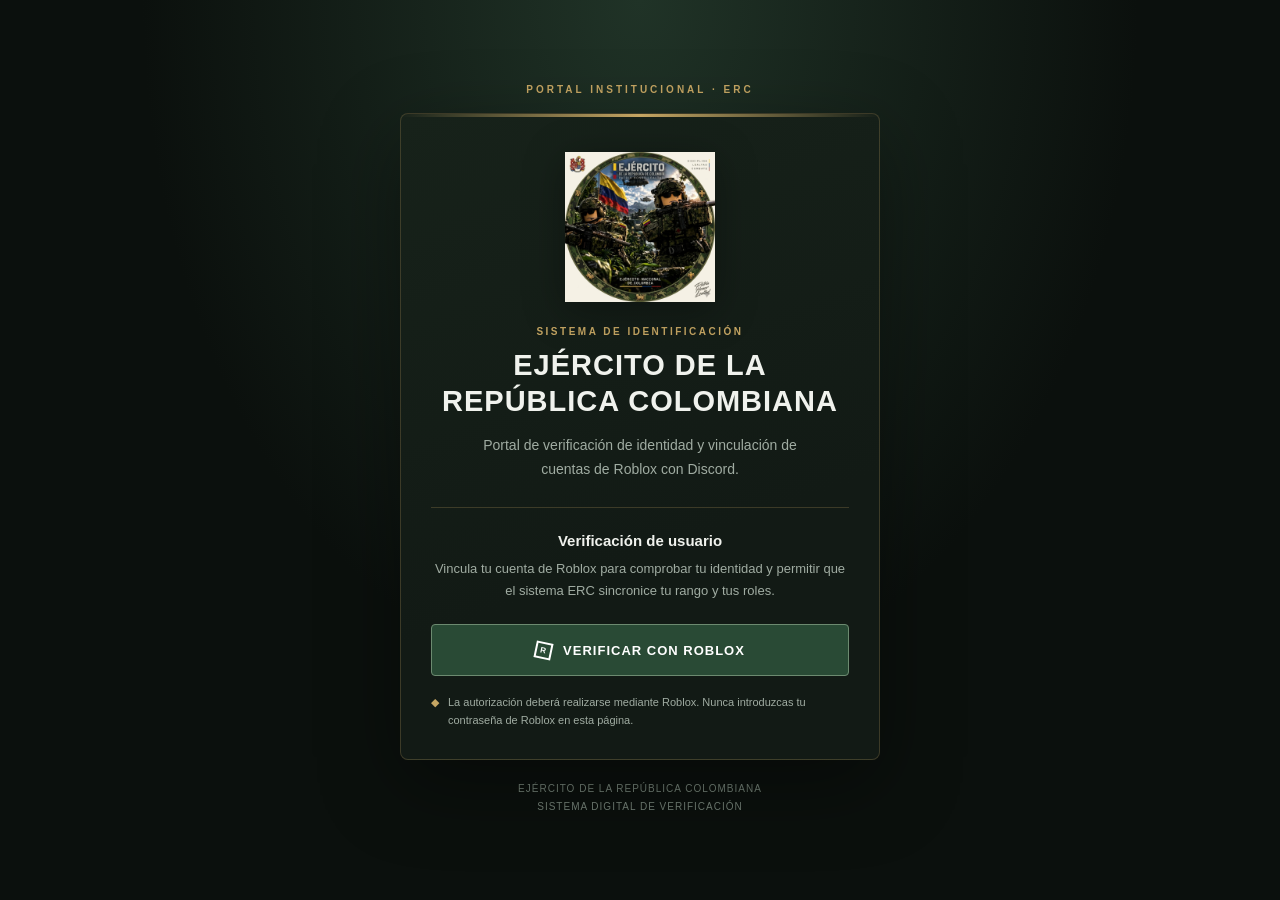
<file: index.html>
<!DOCTYPE html>
<html lang="es">
<head>
  <meta charset="UTF-8">
  <meta name="viewport" content="width=device-width, initial-scale=1.0">
  <meta name="theme-color" content="#101812">
  <meta name="description" content="Portal oficial de verificación del Ejército de la República Colombiana.">
  <title>Verificación | ERC</title>

  <style>
    :root {
      --background: #0b100d;
      --panel: #121a15;
      --green: #294a35;
      --green-light: #52795b;
      --gold: #c6a663;
      --text: #f0f2ed;
      --muted: #a0aca2;
      --border: rgba(198, 166, 99, .23);
    }

    * {
      box-sizing: border-box;
    }

    body {
      margin: 0;
      min-height: 100vh;
      display: flex;
      align-items: center;
      justify-content: center;
      padding: 28px 16px;
      color: var(--text);
      background:
        radial-gradient(ellipse at 50% 0%, #203327 0%, transparent 55%),
        var(--background);
      font-family: "Segoe UI", Arial, sans-serif;
    }

    .page {
      width: 100%;
      max-width: 480px;
    }

    .classification {
      margin-bottom: 18px;
      color: var(--gold);
      font-size: 10px;
      font-weight: 700;
      letter-spacing: 3px;
      text-align: center;
    }

    .card {
      position: relative;
      overflow: hidden;
      padding: 38px 30px 30px;
      border: 1px solid var(--border);
      border-radius: 8px;
      background: linear-gradient(160deg, #17221a, var(--panel) 65%);
      box-shadow: 0 24px 80px rgba(0, 0, 0, .38);
      text-align: center;
    }

    .card::before {
      position: absolute;
      top: 0;
      left: 0;
      width: 100%;
      height: 3px;
      background: linear-gradient(90deg, transparent, var(--gold), transparent);
      content: "";
    }

    .emblem {
      display: block;
      width: 150px;
      height: 150px;
      margin: 0 auto 24px;
      object-fit: contain;
      filter: drop-shadow(0 8px 20px rgba(0, 0, 0, .35));
    }

    .eyebrow {
      margin: 0 0 10px;
      color: var(--gold);
      font-size: 10px;
      font-weight: 700;
      letter-spacing: 2.5px;
    }

    h1 {
      margin: 0;
      font-size: clamp(23px, 5vw, 29px);
      line-height: 1.25;
      letter-spacing: 1px;
    }

    .subtitle {
      max-width: 330px;
      margin: 15px auto 25px;
      color: var(--muted);
      font-size: 14px;
      line-height: 1.7;
    }

    .separator {
      height: 1px;
      margin: 24px 0;
      background: var(--border);
    }

    .section-title {
      margin: 0 0 9px;
      font-size: 15px;
      font-weight: 650;
    }

    .instructions {
      margin: 0 auto 22px;
      color: var(--muted);
      font-size: 13px;
      line-height: 1.7;
    }

    .verify-button {
      display: flex;
      width: 100%;
      min-height: 52px;
      align-items: center;
      justify-content: center;
      gap: 11px;
      padding: 14px 18px;
      border: 1px solid #6c8a70;
      border-radius: 4px;
      background: var(--green);
      color: white;
      font-size: 13px;
      font-weight: 750;
      letter-spacing: 1px;
      text-decoration: none;
      transition: background .2s, transform .2s;
    }

    .verify-button:hover {
      transform: translateY(-1px);
      background: #355e42;
    }

    .verify-button:focus-visible {
      outline: 2px solid var(--gold);
      outline-offset: 4px;
    }

    .roblox-mark {
      display: inline-flex;
      width: 17px;
      height: 17px;
      align-items: center;
      justify-content: center;
      transform: rotate(12deg);
      border: 2px solid white;
      font-size: 8px;
    }

    .security-note {
      display: flex;
      align-items: flex-start;
      gap: 9px;
      margin-top: 18px;
      color: var(--muted);
      font-size: 11px;
      line-height: 1.6;
      text-align: left;
    }

    .security-note span:first-child {
      color: var(--gold);
    }

    footer {
      margin-top: 20px;
      color: #738076;
      font-size: 10px;
      line-height: 1.8;
      letter-spacing: 1px;
      text-align: center;
    }

    @media (max-width: 420px) {
      .card {
        padding: 30px 21px 24px;
      }

      .emblem {
        width: 125px;
        height: 125px;
      }
    }
  </style>
</head>

<body>
  <main class="page">
    <div class="classification">PORTAL INSTITUCIONAL · ERC</div>

    <section class="card">
      <img
        class="emblem"
        src="./banana.jpg"
        alt="Escudo del Ejército de la República Colombiana"
      >

      <p class="eyebrow">SISTEMA DE IDENTIFICACIÓN</p>

      <h1>EJÉRCITO DE LA<br>REPÚBLICA COLOMBIANA</h1>

      <p class="subtitle">
        Portal de verificación de identidad y vinculación
        de cuentas de Roblox con Discord.
      </p>

      <div class="separator"></div>

      <h2 class="section-title">Verificación de usuario</h2>

      <p class="instructions">
        Vincula tu cuenta de Roblox para comprobar tu identidad
        y permitir que el sistema ERC sincronice tu rango y tus roles.
      </p>

      <!-- El enlace OAuth se configurará cuando publiquemos
           y validemos la integración definitiva. -->
      <a
        class="verify-button"
        href="#"
        id="verifyButton"
        aria-describedby="verifyHelp"
      >
        <span class="roblox-mark" aria-hidden="true">R</span>
        VERIFICAR CON ROBLOX
      </a>

      <div class="security-note" id="verifyHelp">
        <span aria-hidden="true">◆</span>
        <span>
          La autorización deberá realizarse mediante Roblox.
          Nunca introduzcas tu contraseña de Roblox en esta página.
        </span>
      </div>
    </section>

    <footer>
      EJÉRCITO DE LA REPÚBLICA COLOMBIANA<br>
      SISTEMA DIGITAL DE VERIFICACIÓN
    </footer>
  </main>

  <script>
    // El botón permanecerá desactivado hasta configurar
    // la URL OAuth real y comprobar el callback.
    document.getElementById("verifyButton").addEventListener("click", function (event) {
      event.preventDefault();
      alert("El portal visual está preparado. La conexión de verificación se habilitará cuando terminemos de configurar el OAuth.");
    });
  </script>
</body>
</html>
</file>
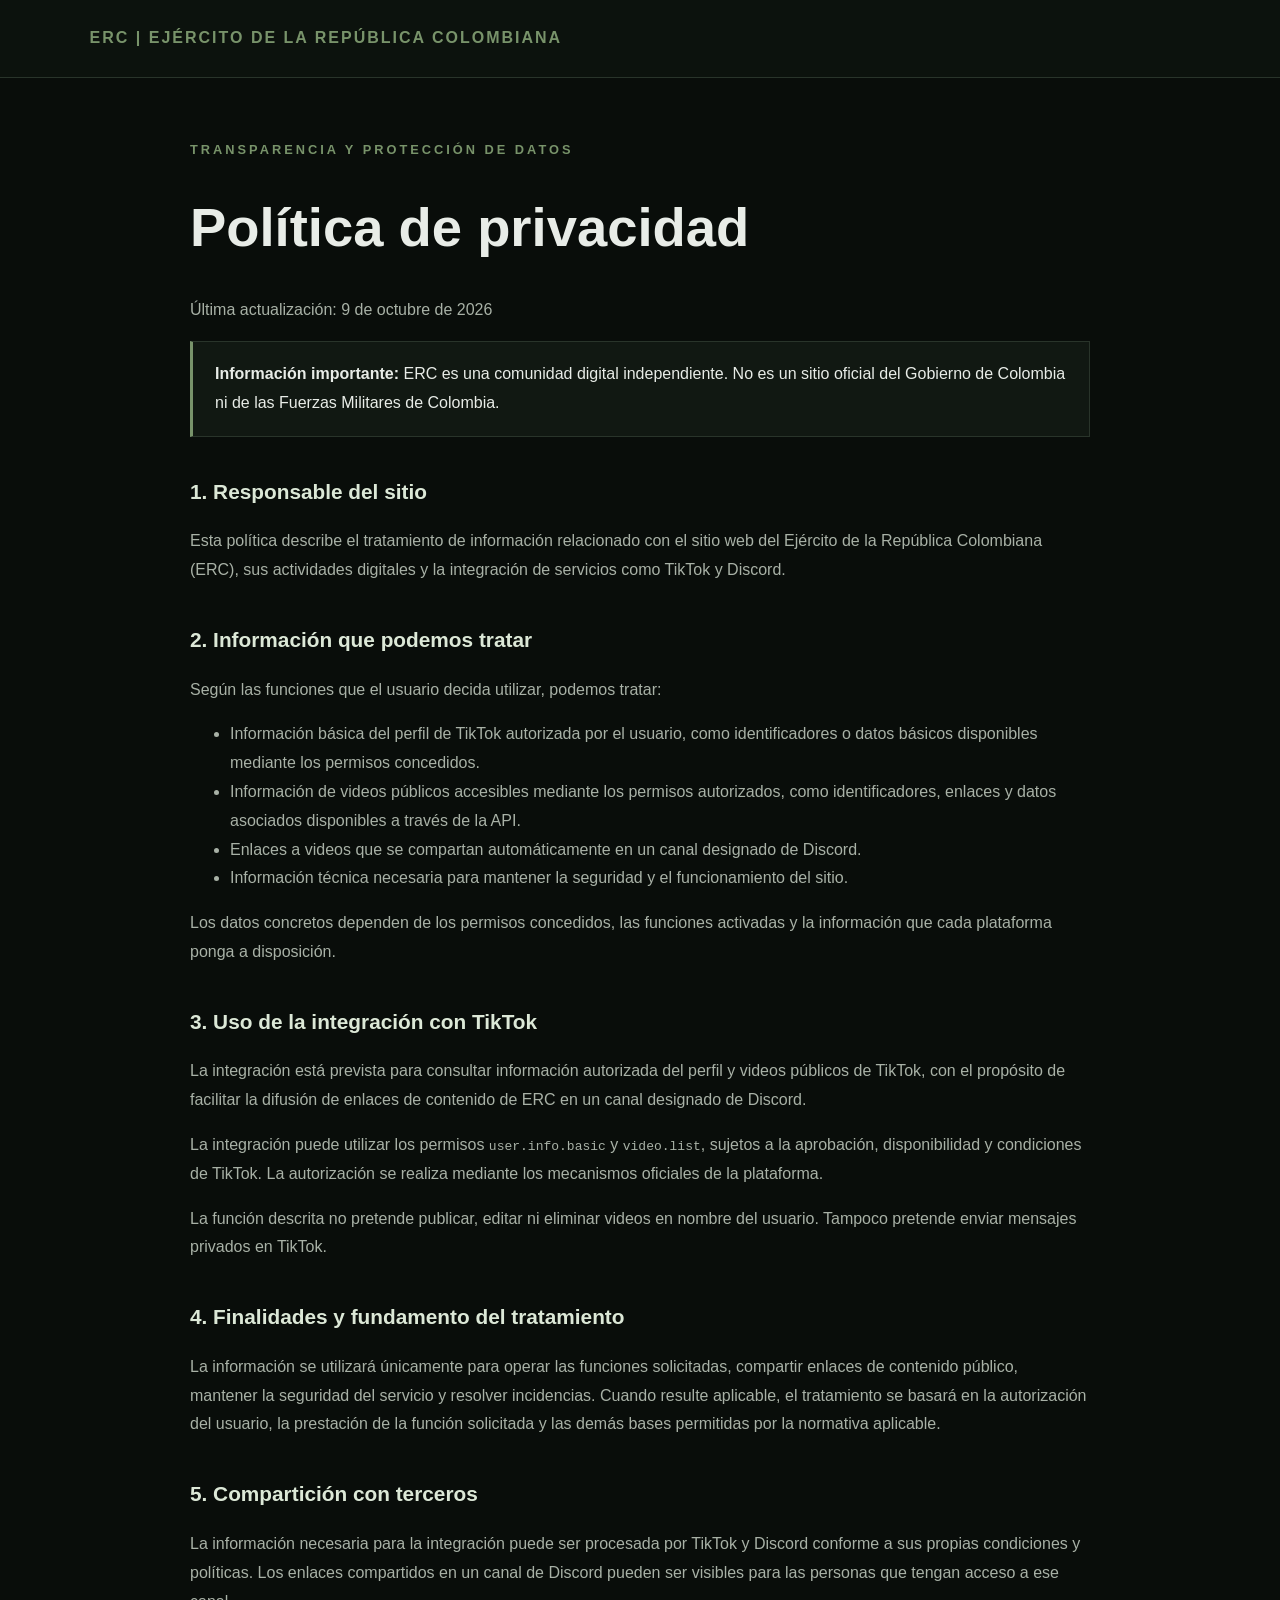
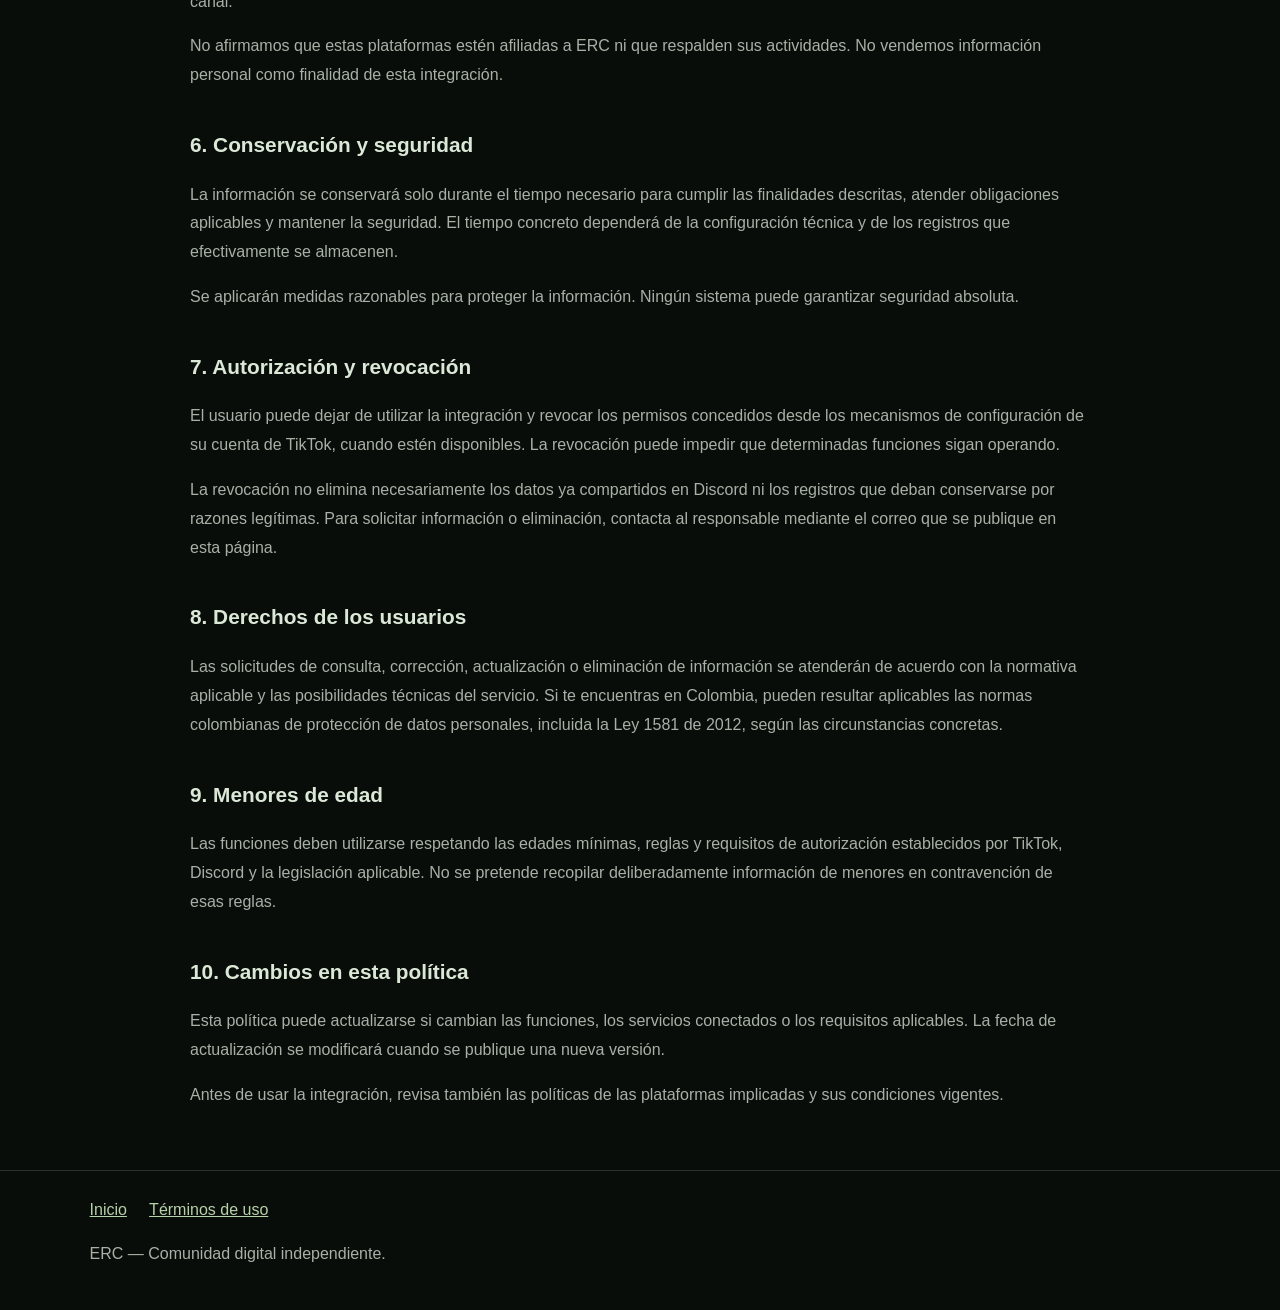
<file: privacy.html>
﻿<!DOCTYPE html>
<html lang="es">
<head>
    <meta charset="UTF-8">
    <meta name="viewport" content="width=device-width, initial-scale=1.0">
    <meta name="description" content="Política de privacidad de la comunidad digital Ejército de la República Colombiana (ERC).">
    <title>Política de privacidad | ERC</title>
    <style>
        :root {
            color-scheme: dark;
            --bg: #090d0a;
            --panel: #111812;
            --green: #78936a;
            --text: #e8ece7;
            --muted: #a8b1a6;
            --line: #29342a;
        }
        * { box-sizing: border-box; }
        body {
            margin: 0;
            background: var(--bg);
            color: var(--text);
            font-family: Arial, Helvetica, sans-serif;
            line-height: 1.8;
        }
        header {
            padding: 24px 7%;
            border-bottom: 1px solid var(--line);
            background: #0c120d;
        }
        .brand {
            color: var(--green);
            font-weight: 800;
            letter-spacing: 2px;
        }
        main {
            width: min(900px, 88%);
            margin: 60px auto;
        }
        .eyebrow {
            color: var(--green);
            font-size: .8rem;
            font-weight: bold;
            letter-spacing: 3px;
            text-transform: uppercase;
        }
        h1 { font-size: clamp(2rem, 5vw, 3.4rem); line-height: 1.15; }
        h2 { margin-top: 36px; font-size: 1.3rem; color: #dce8d7; }
        p, li { color: var(--muted); }
        a { color: #b7d1a8; }
        .notice {
            padding: 18px 22px;
            border: 1px solid var(--line);
            border-left: 3px solid var(--green);
            background: var(--panel);
        }
        footer {
            padding: 25px 7%;
            border-top: 1px solid var(--line);
            color: var(--muted);
        }
        footer a { margin-right: 18px; }
    </style>
</head>
<body>
    <header>
        <a href="index.html" class="brand" style="text-decoration:none">ERC | EJÉRCITO DE LA REPÚBLICA COLOMBIANA</a>
    </header>

    <main>
        <div class="eyebrow">Transparencia y protección de datos</div>
        <h1>Política de privacidad</h1>
        <p>Última actualización: 9 de octubre de 2026</p>

        <div class="notice">
            <strong>Información importante:</strong> ERC es una comunidad digital independiente. No es un sitio oficial del Gobierno de Colombia ni de las Fuerzas Militares de Colombia.
        </div>

        <h2>1. Responsable del sitio</h2>
        <p>Esta política describe el tratamiento de información relacionado con el sitio web del Ejército de la República Colombiana (ERC), sus actividades digitales y la integración de servicios como TikTok y Discord.</p>

        <h2>2. Información que podemos tratar</h2>
        <p>Según las funciones que el usuario decida utilizar, podemos tratar:</p>
        <ul>
            <li>Información básica del perfil de TikTok autorizada por el usuario, como identificadores o datos básicos disponibles mediante los permisos concedidos.</li>
            <li>Información de videos públicos accesibles mediante los permisos autorizados, como identificadores, enlaces y datos asociados disponibles a través de la API.</li>
            <li>Enlaces a videos que se compartan automáticamente en un canal designado de Discord.</li>
            <li>Información técnica necesaria para mantener la seguridad y el funcionamiento del sitio.</li>
        </ul>
        <p>Los datos concretos dependen de los permisos concedidos, las funciones activadas y la información que cada plataforma ponga a disposición.</p>

        <h2>3. Uso de la integración con TikTok</h2>
        <p>La integración está prevista para consultar información autorizada del perfil y videos públicos de TikTok, con el propósito de facilitar la difusión de enlaces de contenido de ERC en un canal designado de Discord.</p>
        <p>La integración puede utilizar los permisos <code>user.info.basic</code> y <code>video.list</code>, sujetos a la aprobación, disponibilidad y condiciones de TikTok. La autorización se realiza mediante los mecanismos oficiales de la plataforma.</p>
        <p>La función descrita no pretende publicar, editar ni eliminar videos en nombre del usuario. Tampoco pretende enviar mensajes privados en TikTok.</p>

        <h2>4. Finalidades y fundamento del tratamiento</h2>
        <p>La información se utilizará únicamente para operar las funciones solicitadas, compartir enlaces de contenido público, mantener la seguridad del servicio y resolver incidencias. Cuando resulte aplicable, el tratamiento se basará en la autorización del usuario, la prestación de la función solicitada y las demás bases permitidas por la normativa aplicable.</p>

        <h2>5. Compartición con terceros</h2>
        <p>La información necesaria para la integración puede ser procesada por TikTok y Discord conforme a sus propias condiciones y políticas. Los enlaces compartidos en un canal de Discord pueden ser visibles para las personas que tengan acceso a ese canal.</p>
        <p>No afirmamos que estas plataformas estén afiliadas a ERC ni que respalden sus actividades. No vendemos información personal como finalidad de esta integración.</p>

        <h2>6. Conservación y seguridad</h2>
        <p>La información se conservará solo durante el tiempo necesario para cumplir las finalidades descritas, atender obligaciones aplicables y mantener la seguridad. El tiempo concreto dependerá de la configuración técnica y de los registros que efectivamente se almacenen.</p>
        <p>Se aplicarán medidas razonables para proteger la información. Ningún sistema puede garantizar seguridad absoluta.</p>

        <h2>7. Autorización y revocación</h2>
        <p>El usuario puede dejar de utilizar la integración y revocar los permisos concedidos desde los mecanismos de configuración de su cuenta de TikTok, cuando estén disponibles. La revocación puede impedir que determinadas funciones sigan operando.</p>
        <p>La revocación no elimina necesariamente los datos ya compartidos en Discord ni los registros que deban conservarse por razones legítimas. Para solicitar información o eliminación, contacta al responsable mediante el correo que se publique en esta página.</p>

        <h2>8. Derechos de los usuarios</h2>
        <p>Las solicitudes de consulta, corrección, actualización o eliminación de información se atenderán de acuerdo con la normativa aplicable y las posibilidades técnicas del servicio. Si te encuentras en Colombia, pueden resultar aplicables las normas colombianas de protección de datos personales, incluida la Ley 1581 de 2012, según las circunstancias concretas.</p>

        <h2>9. Menores de edad</h2>
        <p>Las funciones deben utilizarse respetando las edades mínimas, reglas y requisitos de autorización establecidos por TikTok, Discord y la legislación aplicable. No se pretende recopilar deliberadamente información de menores en contravención de esas reglas.</p>

        <h2>10. Cambios en esta política</h2>
        <p>Esta política puede actualizarse si cambian las funciones, los servicios conectados o los requisitos aplicables. La fecha de actualización se modificará cuando se publique una nueva versión.</p>
        <p>Antes de usar la integración, revisa también las políticas de las plataformas implicadas y sus condiciones vigentes.</p>
    </main>

    <footer>
        <a href="index.html">Inicio</a>
        <a href="terms.html">Términos de uso</a>
        <p>ERC — Comunidad digital independiente.</p>
    </footer>
</body>
</html>
</file>
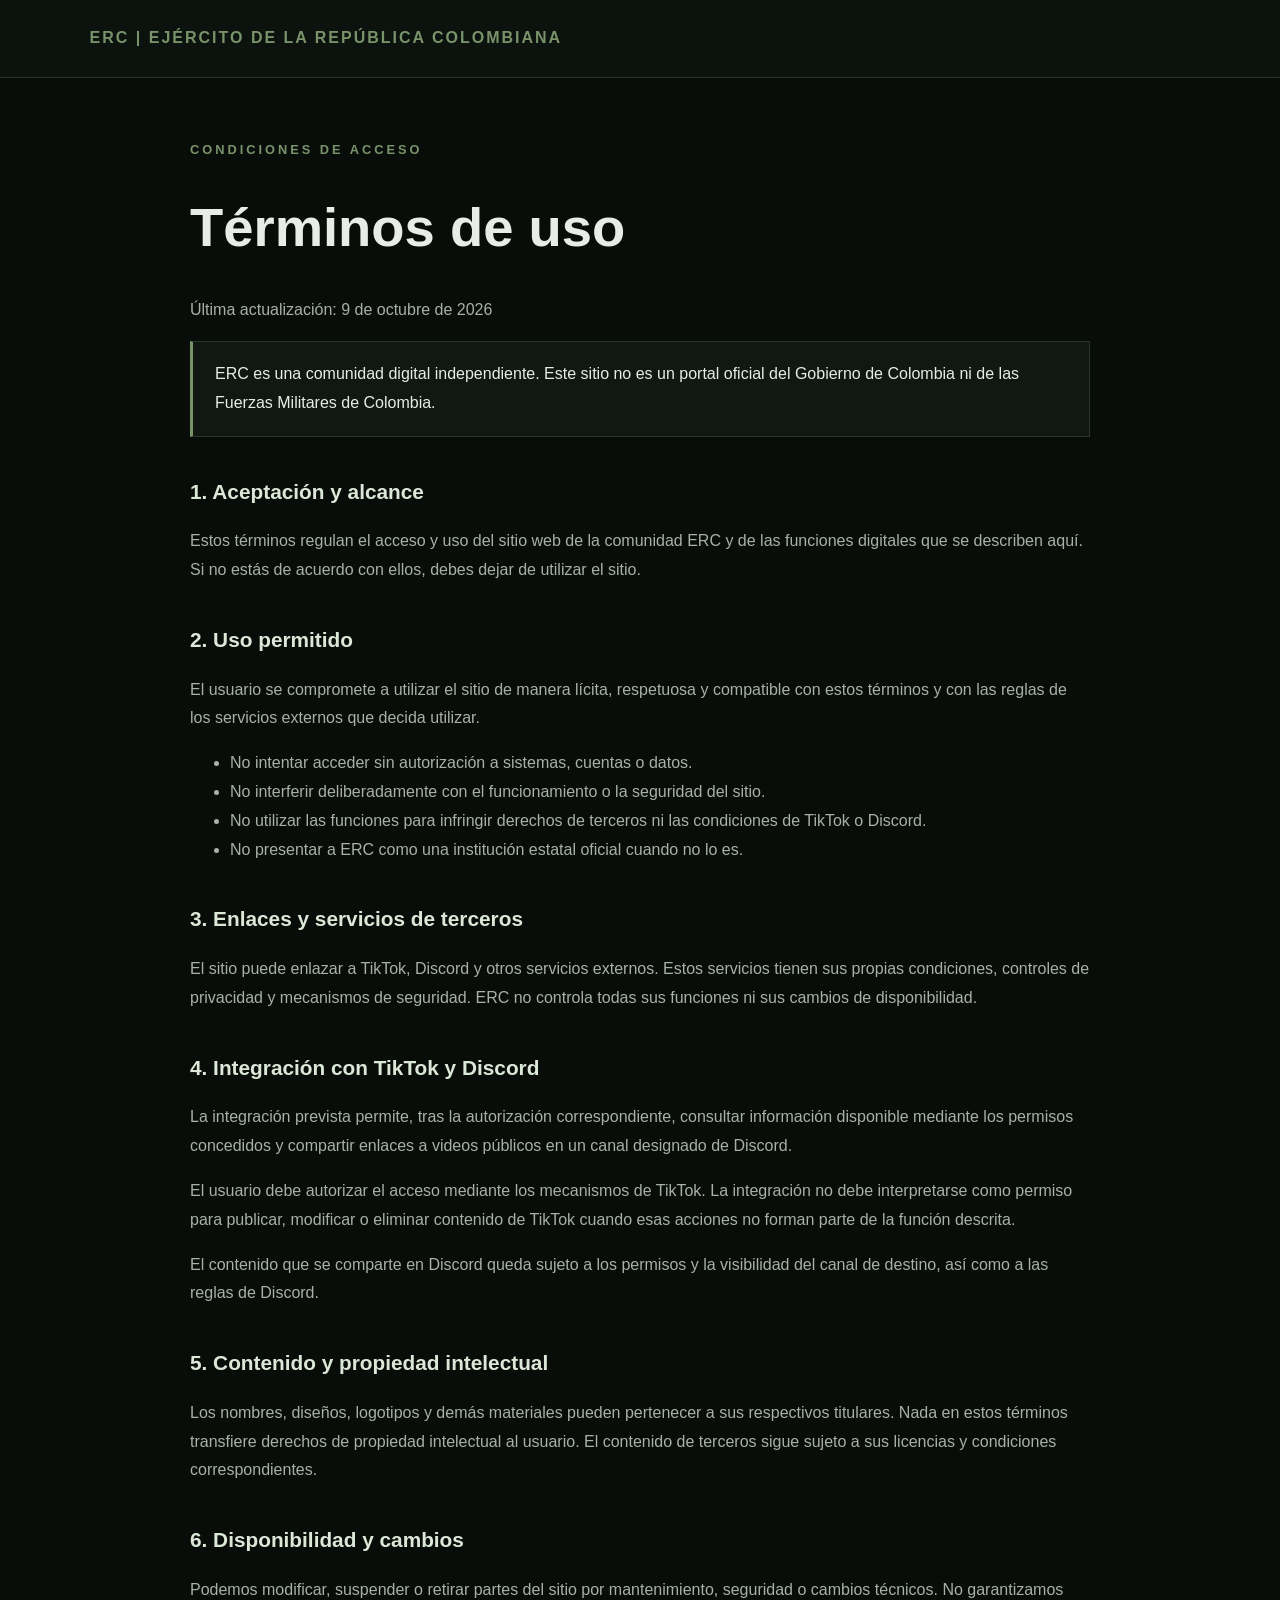
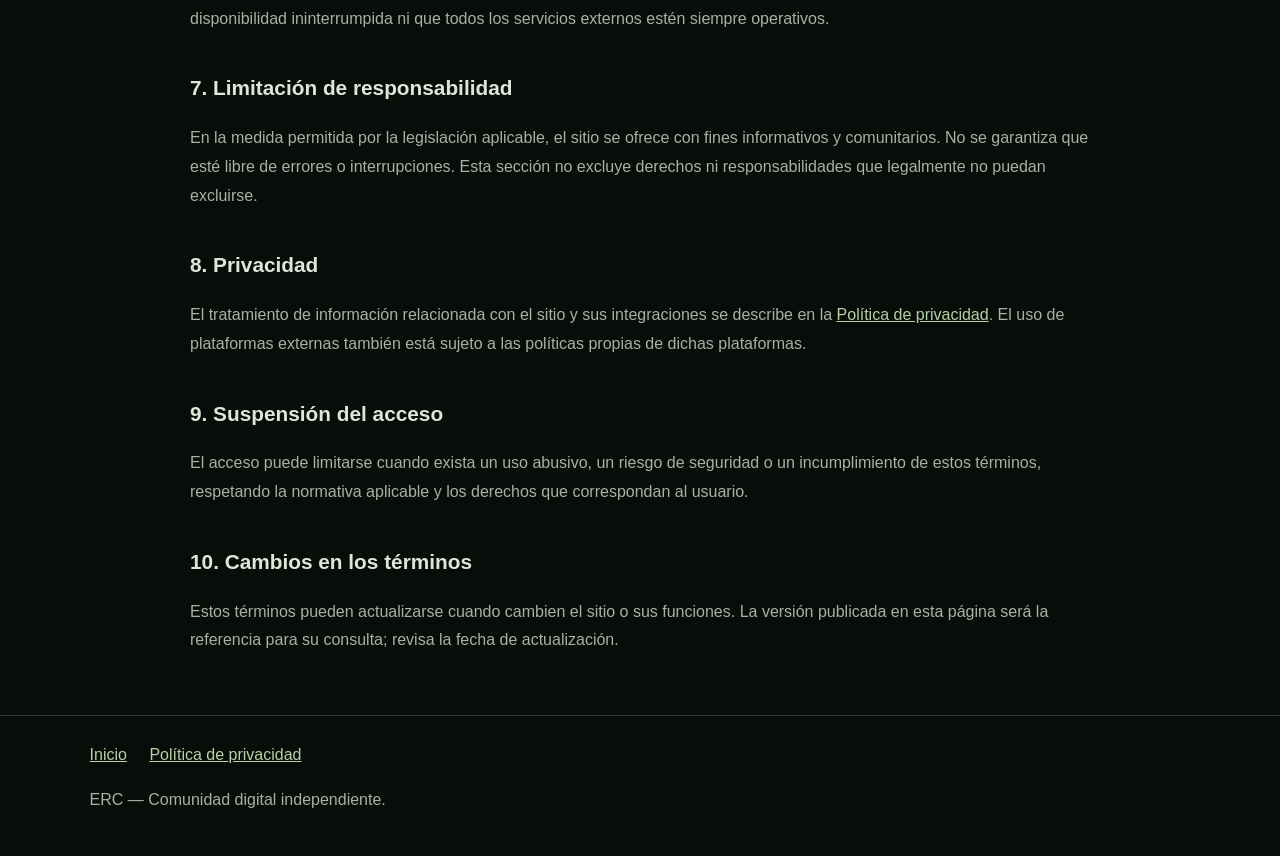
<file: terms.html>
﻿<!DOCTYPE html>
<html lang="es">
<head>
    <meta charset="UTF-8">
    <meta name="viewport" content="width=device-width, initial-scale=1.0">
    <meta name="description" content="Términos de uso del sitio web de la comunidad digital ERC.">
    <title>Términos de uso | ERC</title>
    <style>
        :root {
            color-scheme: dark;
            --bg: #090d0a;
            --panel: #111812;
            --green: #78936a;
            --text: #e8ece7;
            --muted: #a8b1a6;
            --line: #29342a;
        }
        * { box-sizing: border-box; }
        body {
            margin: 0;
            background: var(--bg);
            color: var(--text);
            font-family: Arial, Helvetica, sans-serif;
            line-height: 1.8;
        }
        header {
            padding: 24px 7%;
            border-bottom: 1px solid var(--line);
            background: #0c120d;
        }
        .brand {
            color: var(--green);
            font-weight: 800;
            letter-spacing: 2px;
        }
        main {
            width: min(900px, 88%);
            margin: 60px auto;
        }
        .eyebrow {
            color: var(--green);
            font-size: .8rem;
            font-weight: bold;
            letter-spacing: 3px;
            text-transform: uppercase;
        }
        h1 { font-size: clamp(2rem, 5vw, 3.4rem); line-height: 1.15; }
        h2 { margin-top: 36px; font-size: 1.3rem; color: #dce8d7; }
        p, li { color: var(--muted); }
        a { color: #b7d1a8; }
        .notice {
            padding: 18px 22px;
            border: 1px solid var(--line);
            border-left: 3px solid var(--green);
            background: var(--panel);
        }
        footer {
            padding: 25px 7%;
            border-top: 1px solid var(--line);
            color: var(--muted);
        }
        footer a { margin-right: 18px; }
    </style>
</head>
<body>
    <header>
        <a href="index.html" class="brand" style="text-decoration:none">ERC | EJÉRCITO DE LA REPÚBLICA COLOMBIANA</a>
    </header>

    <main>
        <div class="eyebrow">Condiciones de acceso</div>
        <h1>Términos de uso</h1>
        <p>Última actualización: 9 de octubre de 2026</p>

        <div class="notice">
            ERC es una comunidad digital independiente. Este sitio no es un portal oficial del Gobierno de Colombia ni de las Fuerzas Militares de Colombia.
        </div>

        <h2>1. Aceptación y alcance</h2>
        <p>Estos términos regulan el acceso y uso del sitio web de la comunidad ERC y de las funciones digitales que se describen aquí. Si no estás de acuerdo con ellos, debes dejar de utilizar el sitio.</p>

        <h2>2. Uso permitido</h2>
        <p>El usuario se compromete a utilizar el sitio de manera lícita, respetuosa y compatible con estos términos y con las reglas de los servicios externos que decida utilizar.</p>
        <ul>
            <li>No intentar acceder sin autorización a sistemas, cuentas o datos.</li>
            <li>No interferir deliberadamente con el funcionamiento o la seguridad del sitio.</li>
            <li>No utilizar las funciones para infringir derechos de terceros ni las condiciones de TikTok o Discord.</li>
            <li>No presentar a ERC como una institución estatal oficial cuando no lo es.</li>
        </ul>

        <h2>3. Enlaces y servicios de terceros</h2>
        <p>El sitio puede enlazar a TikTok, Discord y otros servicios externos. Estos servicios tienen sus propias condiciones, controles de privacidad y mecanismos de seguridad. ERC no controla todas sus funciones ni sus cambios de disponibilidad.</p>

        <h2>4. Integración con TikTok y Discord</h2>
        <p>La integración prevista permite, tras la autorización correspondiente, consultar información disponible mediante los permisos concedidos y compartir enlaces a videos públicos en un canal designado de Discord.</p>
        <p>El usuario debe autorizar el acceso mediante los mecanismos de TikTok. La integración no debe interpretarse como permiso para publicar, modificar o eliminar contenido de TikTok cuando esas acciones no forman parte de la función descrita.</p>
        <p>El contenido que se comparte en Discord queda sujeto a los permisos y la visibilidad del canal de destino, así como a las reglas de Discord.</p>

        <h2>5. Contenido y propiedad intelectual</h2>
        <p>Los nombres, diseños, logotipos y demás materiales pueden pertenecer a sus respectivos titulares. Nada en estos términos transfiere derechos de propiedad intelectual al usuario. El contenido de terceros sigue sujeto a sus licencias y condiciones correspondientes.</p>

        <h2>6. Disponibilidad y cambios</h2>
        <p>Podemos modificar, suspender o retirar partes del sitio por mantenimiento, seguridad o cambios técnicos. No garantizamos disponibilidad ininterrumpida ni que todos los servicios externos estén siempre operativos.</p>

        <h2>7. Limitación de responsabilidad</h2>
        <p>En la medida permitida por la legislación aplicable, el sitio se ofrece con fines informativos y comunitarios. No se garantiza que esté libre de errores o interrupciones. Esta sección no excluye derechos ni responsabilidades que legalmente no puedan excluirse.</p>

        <h2>8. Privacidad</h2>
        <p>El tratamiento de información relacionada con el sitio y sus integraciones se describe en la <a href="privacy.html">Política de privacidad</a>. El uso de plataformas externas también está sujeto a las políticas propias de dichas plataformas.</p>

        <h2>9. Suspensión del acceso</h2>
        <p>El acceso puede limitarse cuando exista un uso abusivo, un riesgo de seguridad o un incumplimiento de estos términos, respetando la normativa aplicable y los derechos que correspondan al usuario.</p>

        <h2>10. Cambios en los términos</h2>
        <p>Estos términos pueden actualizarse cuando cambien el sitio o sus funciones. La versión publicada en esta página será la referencia para su consulta; revisa la fecha de actualización.</p>
    </main>

    <footer>
        <a href="index.html">Inicio</a>
        <a href="privacy.html">Política de privacidad</a>
        <p>ERC — Comunidad digital independiente.</p>
    </footer>
</body>
</html>
</file>
